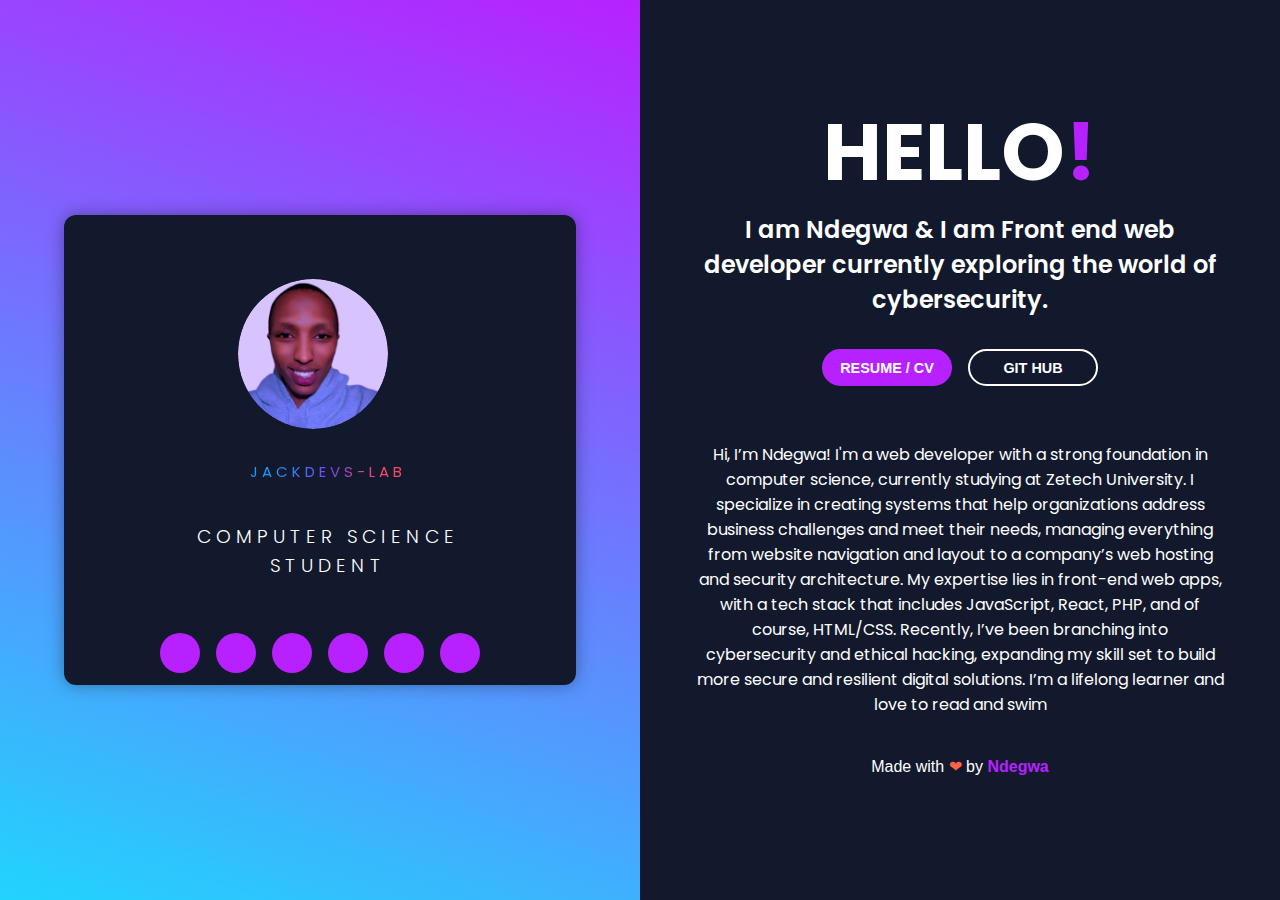
<file: pages/about.html>
<!DOCTYPE html>
<html>
  <head>
    <meta charset="utf-8">
    <meta http-equiv="X-UA-Compatible" content="IE=edge">
    <link rel="icon" href="../img/fav.png" sizes="32x32" />
    <title>About Me Profile card || jackdevs-lab</title>
    <meta name="viewport" content="width=device-width, initial-scale=1">
    <link rel="stylesheet" href="../css/about.css">
    <link rel="stylesheet" href="../css/loyaut.css">
    <link rel="stylesheet" href="https://cdnjs.cloudflare.com/ajax/libs/font-awesome/5.15.1/css/all.min.css" integrity="sha512-+4zCK9k+qNFUR5X+cKL9EIR+ZOhtIloNl9GIKS57V1MyNsYpYcUrUeQc9vNfzsWfV28IaLL3i96P9sdNyeRssA==" crossorigin="anonymous" />
  </head>
  <body>
   
    <div class = "about-wrapper">
      
      <div class = "about-left">
        
        <div class = "about-left-content">
          <div>
            <div class = "shadow">
              <div class = "about-img">
                <img src = "ME.png" alt = "about image">
              </div>
            </div>

            <span class="title">jackdevs-lab  </span>
            <h3>COMPUTER SCIENCE STUDENT</h3>
          </div>

          <ul class = "icons">
            <li><i onclick="location.href='https://www.facebook.com/jack.jnr.355/';" class = "fab fa-facebook-f"></i></li>
            <li><i onclick="location.href='https://x.com/home;'" class = "fab fa-twitter"></i></li>
            <li><i onclick="location.href='https://www.linkedin.com/in/jackson-ndegwa-024532268/';" class = "fab fa-linkedin"></i></li>
            <li><i onclick="location.href='https://www.instagram.com/ndegwer_jack/';" class = "fab fa-instagram"></i></li>
            <li><i onclick="location.href='https://github.com/jackdevs-lab';" class = "fab fa-github"></i></li>
            <li><i onclick="location.href='tel:+254797661210';" class = "fab fa-whatsapp"></i></li>
            
          </ul>
        </div>
      
      </div>

      <div class = "about-right">
        <h1>Hello<span>!</span></h1>
        <h2> I am Ndegwa & I am  Front end web developer currently exploring the world of cybersecurity.</h2>
        <div class = "about-btns">
          <button onclick="location.href = 'resume.html'" type = "button" class = "btn btn-pink">resume / CV</button>
          <button  onclick="location.href='https://github.com/jackdevs-lab';" type = "button" class = "btn btn-white">Git hub</button>
        </div>

        <div class = "about-para">
         <p>Hi, I’m Ndegwa! I'm a web developer with a strong foundation in computer science, currently studying at Zetech University. I specialize in creating systems that help organizations address business challenges and meet their needs, managing everything from website navigation and layout to a company’s web hosting and security architecture. My expertise lies in front-end web apps, with a tech stack that includes JavaScript, React, PHP, and of course, HTML/CSS. Recently, I’ve been branching into cybersecurity and ethical hacking, expanding my skill set to build more secure and resilient digital solutions.
          I’m a lifelong learner and love to read and  swim </p> 
        </div>
        <div class="credit">Made with <span style="color:tomato">❤</span> by <a href="https://github.com/jackdevs-lab">Ndegwa</a></div>
      </div>
    </div>
  </body>
</html>
</file>
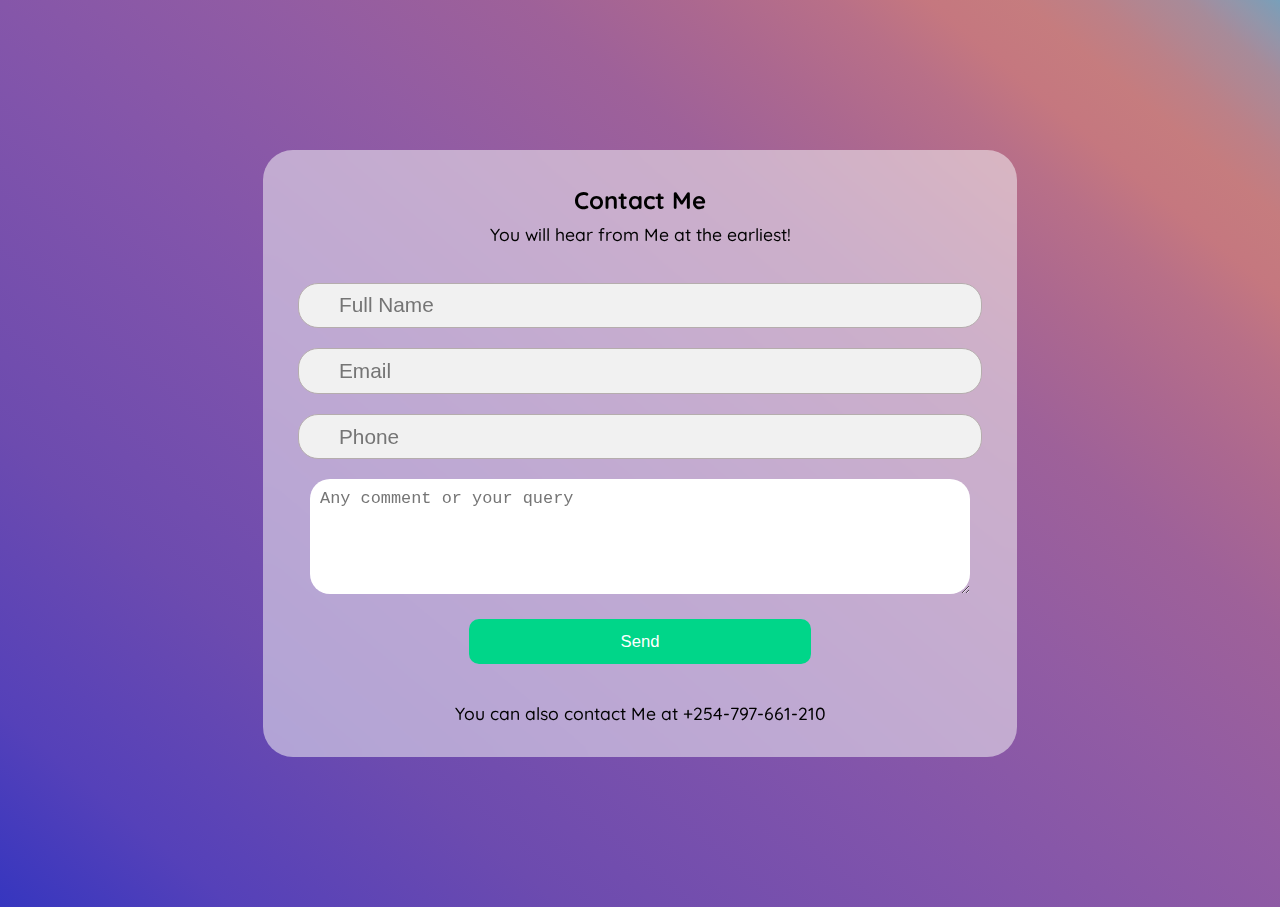
<file: pages/contact.html>
<!-- codewithedison -->

<!doctype html>
<html>
    <head>
        <meta charset="UTF-8">
        <meta http-equiv="X-UA-Compatible" content="IE=edge">
        <link rel="icon" href="../img/fav.png" sizes="32x32" />
        <meta name="viewport" content="width=device-width, initial-scale=1.0">
        <title>contact| jackdevs-lab</title>
        <link rel="stylesheet" href="../css/contact.css">

    
        </head>
    <body>
        <div class="formBox">
            <h2>Contact Me</h2>
            <p>You will hear from Me at the earliest!</p>
            <form 
            action="mailto:jackjunior807@gmail.com"
            onsubmit="return contactme()"
            name="contact"
            method="post">
                <div class="nameInp">
                    <i class="fa fa-user icon"></i>
                    <input type="text" placeholder="Full Name" name="name" id="name">
    
                </div>
                <div class="mailInp">
                    <i class="fa fa-envelope"></i>
                    <input type="email" name="mail" id="mail" placeholder="Email">
                </div>
                <div class="phoneInp">
                    <i class="fa-solid fa-phone"></i>
                    <input type="number" name="phone" id="phone" placeholder="Phone" min="100000" max="9999999999">
                </div>
                <div class="queryInp">
                    <textarea name="query" id="query" cols="30" rows="5"
                        placeholder="Any comment or your query"></textarea>
                </div>
                <div class="submitBtn">
                    <button  onclick="contactme()">Send</button>
                </div>
            </form>
            <p class="extra">You can also contact Me at +254-797-661-210</p>
        </div>
        
    </body>
</html>
</file>
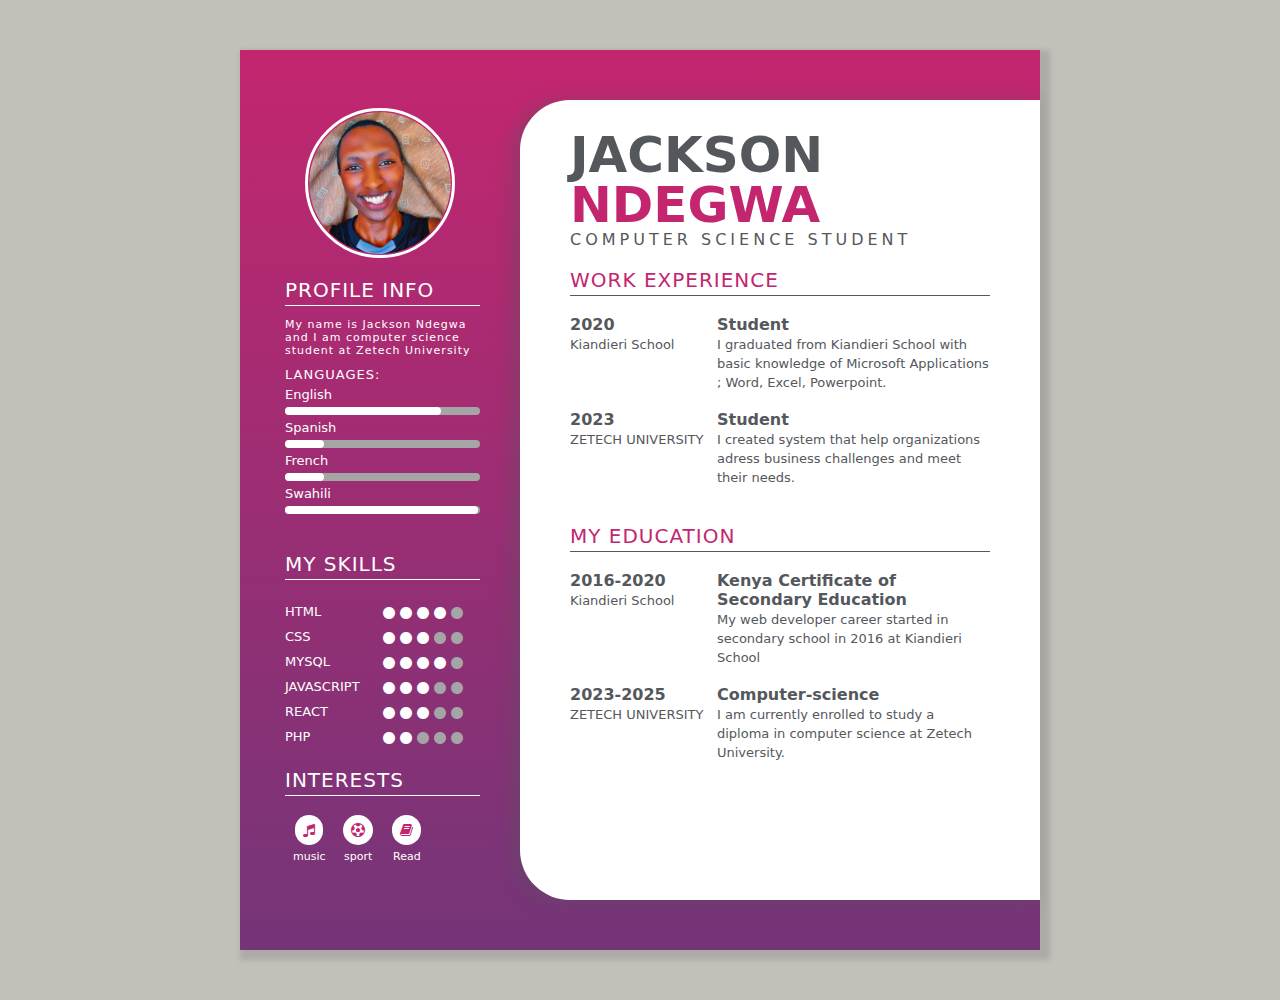
<file: pages/resume.html>
<!DOCTYPE html>
<html>
<head>
	<meta charset="utf-8">
	<meta name="viewport" content="width=device-width, initial-scale=1">
	<link rel="icon" href="../img/fav.png" sizes="32x32" />
	<title>Resume |jackdevs-lab</title>
	<link rel="stylesheet" type="text/css" href="../css/resume.css">
	<!-- GOOGLE FONT AWESOME ICON -->
	<link rel="stylesheet" href="https://cdnjs.cloudflare.com/ajax/libs/font-awesome/4.7.0/css/font-awesome.min.css">
</head>
<body>

<div class="resume-main">
	<div class="left-box">
		<br><br>
		<div class="profile">
			<img src="resume.png">
		</div>
		<div class="content-box">
		<h2>Profile Info</h2>
		<hr class="hr1">
		<p class="p1">My name is Jackson Ndegwa and I am computer science student at Zetech University </p>

		<h3>Languages:</h3>
		<p class="p2">English</p>
		<div id="progress"></div>
		<p class="p2">Spanish</p>
		<div id="progress1"></div>
		<p class="p2">French</p>
		<div id="progress1"></div>
        <p class="p2">Swahili</p>
		<div id="progress2"></div>

		<br><br>
		<h2>My Skills</h2>
		<hr class="hr1">
		<br>
		<div class="col-div-6"><p class="p2">HTML</p></div>
		<div class="col-div-6">
			<i class="fa fa-circle circle"></i>
			<i class="fa fa-circle circle"></i>
			<i class="fa fa-circle circle"></i>
			<i class="fa fa-circle circle"></i>
			<i class="fa fa-circle circle1"></i>
		</div>
			<div class="clearfix"></div>
		<div class="col-div-6"><p class="p2">CSS</div>
		<div class="col-div-6">
			<i class="fa fa-circle circle"></i>
			<i class="fa fa-circle circle"></i>
			<i class="fa fa-circle circle"></i>
			<i class="fa fa-circle circle1"></i>
			<i class="fa fa-circle circle1"></i>
		</div>
			<div class="clearfix"></div>
		<div class="col-div-6"><p class="p2">MYSQL</p></div>
		<div class="col-div-6">
			<i class="fa fa-circle circle"></i>
			<i class="fa fa-circle circle"></i>
			<i class="fa fa-circle circle"></i>
			<i class="fa fa-circle circle"></i>
			<i class="fa fa-circle circle1"></i>
		</div>
			<div class="clearfix"></div>
		<div class="col-div-6"><p class="p2">JAVASCRIPT</p></div>
		<div class="col-div-6">
			<i class="fa fa-circle circle"></i>
			<i class="fa fa-circle circle"></i>
			<i class="fa fa-circle circle"></i>
			<i class="fa fa-circle circle1"></i>
			<i class="fa fa-circle circle1"></i>
		</div>
		<div class="clearfix"></div>
		<div class="col-div-6"><p class="p2">REACT</p></div>
		<div class="col-div-6">
			<i class="fa fa-circle circle"></i>
			<i class="fa fa-circle circle"></i>
			<i class="fa fa-circle circle"></i>
			<i class="fa fa-circle circle1"></i>
			<i class="fa fa-circle circle1"></i>
		</div>
		<div class="clearfix"></div>
		<div class="col-div-6"><p class="p2">PHP</p></div>
		<div class="col-div-6">
			<i class="fa fa-circle circle"></i>
			<i class="fa fa-circle circle"></i>
			<i class="fa fa-circle circle1"></i>
			<i class="fa fa-circle circle1"></i>
			<i class="fa fa-circle circle1"></i>
		</div>
			<div class="clearfix"></div>
			<br>
			<h2>interests</h2>
			<hr class="hr1">
			<br>
			<div class="col-div-3 col3">
				<i class=" fa fa-music in"></i>
				<span class="inp">music</span>
			</div>
			<div class="col-div-3 col3">
				<i class="fa fa-futbol-o in"></i>
				<span class="inp">sport</span>
			</div>
			<!-- <div class="col-div-3 col3">
				<i class="fa fa-futbol-o in"></i>
				<span class="inp">Basketball</span>
			</div> -->
			<div class="col-div-3 col3">
				<i class="fa fa-book in"></i>
				<span class="inp">Read</span>
			</div>
		</div>
	</div>

	<div class="right-box">
		<h1>
			Jackson<br>
			<span>Ndegwa</span>
		</h1>
		<p class="p3">COMPUTER SCIENCE STUDENT</p>

		<br>	
		<h2 class="heading">Work Experience</h2>
		<hr class="hr2">
		<br>
		<div class="col-div-4">
			<p class="p5">2020</p>
			<span class="span1">Kiandieri School</span>
		</div>
		<div class="col-div-8">
			<p class="p5">Student</p>
			<span class="span1">I graduated from Kiandieri School with basic knowledge of Microsoft Applications ; Word, Excel, Powerpoint.</span>
		</div>
		<div class="clearfix"></div>
		<br>
		<div class="col-div-4">
			<p class="p5">2023</p>
			<span class="span1">ZETECH UNIVERSITY</span>
		</div>
		<div class="col-div-8">
			<p class="p5">Student</p>
			<span class="span1">I created system that help organizations adress business challenges and 
                meet their needs.</span>
		</div>
		
		<div class="clearfix"></div>
		<br>
		<!-- <div class="col-div-4">
			<p class="p5">2023</p>
			<span class="span1">Company Name</span>
		</div>
		<div class="col-div-8">
			<p class="p5">Web Designer</p>
			<span class="span1">Lorem Ipsum is simply dummy text of the printing and typesetting industry.</span>
		</div>
		<div class="clearfix"></div> -->

		<br>	
		<h2 class="heading">My Education</h2>
		<hr class="hr2">
		<br>
		<div class="col-div-4">
			<p class="p5">2016-2020</p>
			<span class="span1">Kiandieri School</span>
		</div>
		<div class="col-div-8">
			<p class="p5">Kenya Certificate of Secondary Education</p>
			<span class="span1">My web developer career started in secondary school in 2016 at Kiandieri School</span>
		</div>
		<div class="clearfix"></div>
		<br>
		<div class="col-div-4">
			<p class="p5">2023-2025</p>
			<span class="span1">ZETECH UNIVERSITY</span>
		</div>
		<div class="col-div-8">
			<p class="p5"> Computer-science</p>
			<span class="span1">I am currently enrolled to study  a diploma in computer science at Zetech University.</span>
		</div>
		<div class="clearfix"></div>
	</div>
	<div class="clearfix"></div>

</div>

</body>
</html>
</file>
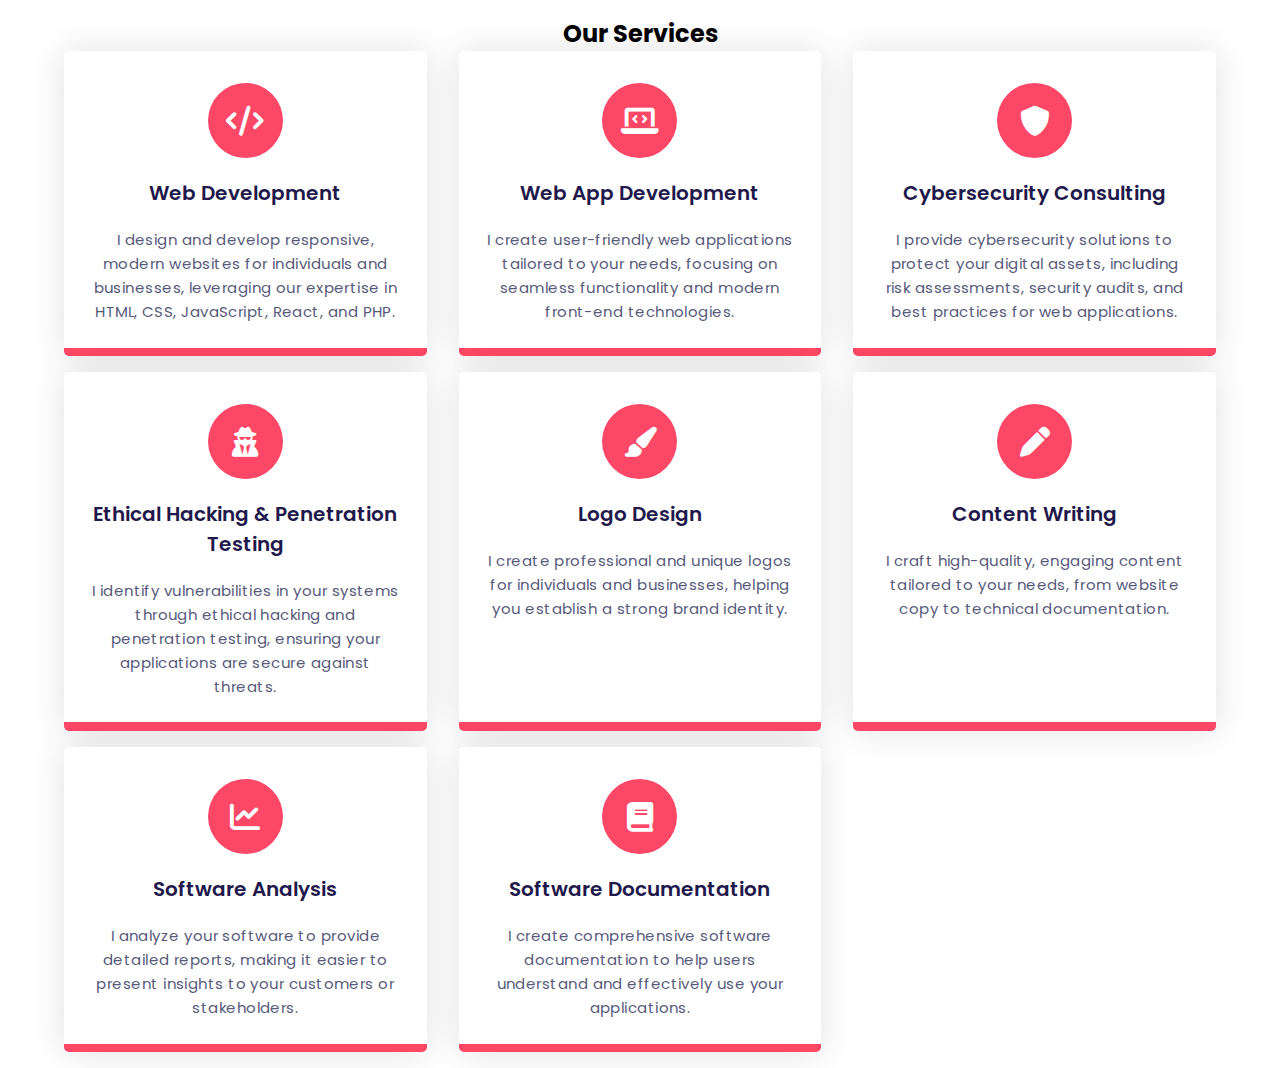
<file: pages/service.html>
<!DOCTYPE html>
<html lang="en">
  <head>
    <meta name="viewport" content="width=device-width, initial-scale=1.0" />
    <link rel="icon" href="../img/fav.png" sizes="32x32" />
    <title>Responsive Services Section</title>
    <!-- Font Awesome CDN -->
    <link
      rel="stylesheet"
      href="https://cdnjs.cloudflare.com/ajax/libs/font-awesome/6.0.0-beta3/css/all.min.css"
    />
    <!-- Google Font -->
    <link
      href="https://fonts.googleapis.com/css2?family=Poppins:wght@400;500;600&display=swap"
      rel="stylesheet"
    />
    <!-- Stylesheet -->
    <link rel="stylesheet" href="../css/services.css" />
  </head>
  <body>
    <section>
      <div class="row">
        <h2 class="section-heading">Our Services</h2>
      </div>
      <div class="row">
        <div class="column">
          <div class="card">
            <div class="icon-wrapper">
              <i class="fas fa-code"></i>
            </div>
            <h3>Web Development</h3>
            <p>
              I design and develop responsive, modern websites for individuals and businesses, leveraging our expertise in HTML, CSS, JavaScript, React, and PHP.
            </p>
          </div>
        </div>
        <div class="column">
          <div class="card">
            <div class="icon-wrapper">
              <i class="fas fa-laptop-code"></i>
            </div>
            <h3>Web App Development</h3>
            <p>
              I create user-friendly web applications tailored to your needs, focusing on seamless functionality and modern front-end technologies.
            </p>
          </div>
        </div>
        <div class="column">
          <div class="card">
            <div class="icon-wrapper">
              <i class="fas fa-shield-alt"></i>
            </div>
            <h3>Cybersecurity Consulting</h3>
            <p>
              I provide cybersecurity solutions to protect your digital assets, including risk assessments, security audits, and best practices for web applications.
            </p>
          </div>
        </div>
        <div class="column">
          <div class="card">
            <div class="icon-wrapper">
              <i class="fas fa-user-secret"></i>
            </div>
            <h3>Ethical Hacking & Penetration Testing</h3>
            <p>
              I identify vulnerabilities in your systems through ethical hacking and penetration testing, ensuring your applications are secure against threats.
            </p>
          </div>
        </div>
        <div class="column">
          <div class="card">
            <div class="icon-wrapper">
              <i class="fas fa-paint-brush"></i>
            </div>
            <h3>Logo Design</h3>
            <p>
              I create professional and unique logos for individuals and businesses, helping you establish a strong brand identity.
            </p>
          </div>
        </div>
        <div class="column">
          <div class="card">
            <div class="icon-wrapper">
              <i class="fas fa-pen"></i>
            </div>
            <h3>Content Writing</h3>
            <p>
              I craft high-quality, engaging content tailored to your needs, from website copy to technical documentation.
            </p>
          </div>
        </div>
        <div class="column">
          <div class="card">
            <div class="icon-wrapper">
              <i class="fas fa-chart-line"></i>
            </div>
            <h3>Software Analysis</h3>
            <p>
              I analyze your software to provide detailed reports, making it easier to present insights to your customers or stakeholders.
            </p>
          </div>
        </div>
        <div class="column">
          <div class="card">
            <div class="icon-wrapper">
              <i class="fas fa-book"></i>
            </div>
            <h3>Software Documentation</h3>
            <p>
              I create comprehensive software documentation to help users understand and effectively use your applications.
            </p>
          </div>
        </div>
      </div>
    </section>
  </body>
</html>
</file>
<file: css/about.css>
@import url('https://fonts.googleapis.com/css2?family=Poppins:wght@200;300;400;500;600;700;800&display=swap');

* {
  padding: 0;
  margin: 0;
  box-sizing: border-box;
}

body {
  font-family: 'Poppins', sans-serif;
}

.about-wrapper {
  min-height: 100vh;
  display: flex;
  flex-direction: column;
}

.about-left {
  background-color: #21D4FD;
  background-image: linear-gradient(19deg, #21D4FD 0%, #B721FF 100%);
  display: flex;
  flex-direction: column;
  align-items: center;
  justify-content: center;
  min-height: 100vh;
  color: #fff;
}

.about-left-content > div {
  background: #12192c;
  padding: 4rem 4rem 2.5rem 5rem;
  text-align: center;
  border-radius: 12px 12px 0 0;
}

.about-left-content {
  box-shadow: 0px 0px 18px -1px rgba(0, 0, 0, 0.39);
  -webkit-box-shadow: 0px 0px 18px -1px rgba(0, 0, 0, 0.39);
  -moz-box-shadow: 0px 0px 18px -1px rgba(0, 0, 0, 0.39);
  border-radius: 12px;
  width: 80%;
}

.about-img {
  width: 150px;
  height: 150px; /* Equal width and height for a perfect circle */
  overflow: hidden;
  border-radius: 50%;
  transition: all 0.5s ease-in-out;
}

.about-img img {
  display: block;
  width: 100%;
  height: 100%; /* Ensure the image fills the container */
  border-radius: 50%;
  object-fit: cover; /* Scale the image to cover the container without distortion */
}

.shadow {
  margin-left: auto;
  margin-right: auto;
  border-radius: 50%;
  width: 180px; /* Slightly larger than .about-img for shadow effect */
  height: 180px; /* Equal width and height for a circular shadow */
}

.about-left-content h2 {
  font-size: 2rem;
  margin: 2.2rem 0 0.6rem 0;
  line-height: 1.2;
  padding-bottom: 1rem;
  border-bottom: 2px solid #B721FF;
}

.about-left-content h3 {
  text-transform: uppercase;
  font-weight: 300;
  letter-spacing: 5px;
  margin-top: 1.2rem;
}

.icons {
  background: #12192c;
  display: flex;
  justify-content: center;
  padding: 0.8rem 0;
  border-radius: 0 0 12px 12px;
}

.icons li {
  list-style-type: none;
  background: #B721FF;
  color: #fff;
  width: 40px;
  height: 40px;
  margin: 0 0.5rem;
  border-radius: 50%;
  display: flex;
  justify-content: center;
  align-items: center;
  font-size: 1.2rem;
  cursor: pointer;
  transition: all 0.5s ease-in-out;
}

.icons li:hover {
  background: #edffec;
  color: #000;
}

.about-right {
  background: #12192c;
  display: flex;
  flex-direction: column;
  align-items: center;
  padding: 2rem 3rem;
  text-align: center;
  color: #fff;
}

.about-right h1 {
  font-size: 5rem;
  text-transform: uppercase;
}

.about-right h1 span {
  color: #B721FF;
}

.about-right h2 {
  font-weight: 600;
}

.about-btns {
  display: flex;
  margin: 2rem 0;
}

.btn {
  border: none;
  font-size: 0.9rem;
  text-transform: uppercase;
  border: 2px solid #fff;
  border-radius: 20px;
  padding: 0.55rem 0;
  width: 130px;
  font-weight: 600;
  background: transparent;
  margin: 0 0.5rem;
  cursor: pointer;
  color: #fff;
}

.btn.btn-pink {
  background: #B721FF;
  color: #fff;
  border-color: #B721FF;
  transition: all 0.5s ease-in-out;
}

.btn.btn-pink:hover {
  background: transparent;
  border-color: #fff;
  color: #fff;
}

.btn.btn-white {
  transition: all 0.5s ease-in-out;
}

.btn.btn-white:hover {
  background: #B721FF;
  border-color: #B721FF;
  color: #fff;
}

.about-para {
  margin: 1rem 0; /* Add spacing above and below the paragraph */
}

.about-para p {
  font-weight: 400; /* Improve readability */
  padding: 0.5rem;
  opacity: 1; /* Improve visibility */
  font-size: 1rem; /* Ensure the text is readable */
}

.credit {
  text-align: center;
  color: #fff;
  font-family: 'Trebuchet MS', 'Lucida Sans Unicode', 'Lucida Grande', 'Lucida Sans', Arial, sans-serif;
  margin-top: 1rem;
  margin-bottom: 2rem; /* Add space at the bottom */
}

.credit a {
  text-decoration: none;
  color: #B721FF;
  font-weight: bold;
}

.title {
  color: #0a0a0a;
  font-size: 15px;
  text-transform: uppercase;
  letter-spacing: 4px;
  display: inline-block;
  margin-bottom: 20px;
  background: linear-gradient(
    120deg,
    #1c99fe 20.69%,
    #7644ff 50.19%,
    #fd4766 79.69%
  );
  -webkit-background-clip: text;
  -webkit-text-fill-color: transparent;
}

@media screen and (min-width: 992px) {
  .about-wrapper {
    display: grid;
    grid-template-columns: 1fr 1fr;
    min-height: 100vh;
  }

  .about-left {
    position: relative;
  }

  .about-left-content {
    position: absolute;
    width: 80%;
  }

  .about-right {
    justify-content: center; /* Center content vertically on larger screens */
  }
}

@media screen and (max-width: 768px) {
  .about-right {
    padding: 1rem 2rem;
  }

  .about-right h1 {
    font-size: 3rem;
  }

  .about-right h2 {
    font-size: 1.2rem;
  }

  .about-left-content > div {
    padding: 2rem 2rem 1.5rem 2rem; /* Reduce padding on smaller screens */
  }
}
</file>
<file: css/loyaut.css>
.nav {
    height: ;
    display: inline-block;
    justify-content: left;
    padding: 10px 0px;
    margin-top: 0px;
    font-size: 20px;
  }
  
  .nav ul li {
    list-style: none;
    display: inline-block;
    padding: 10px 20px;
  }
  .nav ul li a {
    text-decoration: none;
    color: #1d1d24;
    position: relative;
    padding: 5px 0;
  }
  .nav ul li a:hover {
    color: #fd4766;
  }
  .nav ul li a:after {
    content: "";
    position: absolute;
    left: 0;
    width: 0;
    height: 3px;
    background: #fd4766;
    transition: 0.3s;
    bottom: 0;
  }
  .nav ul li a:hover:after {
    width: 100%;
  }
</file>
<file: css/contact.css>
@import url('https://fonts.googleapis.com/css2?family=Quicksand:wght@300;400;500;600&display=swap');

            body {
                background-image: linear-gradient(40deg,
                        hsl(240deg 56% 48%) 0%,
                        hsl(250deg 48% 49%) 10%,
                        hsl(260deg 40% 49%) 24%,
                        hsl(271deg 34% 50%) 42%,
                        hsl(285deg 28% 50%) 57%,
                        hsl(305deg 24% 50%) 68%,
                        hsl(325deg 29% 54%) 75%,
                        hsl(340deg 34% 58%) 81%,
                        hsl(354deg 40% 62%) 85%,
                        hsl(358deg 39% 63%) 89%,
                        hsl(353deg 31% 62%) 92%,
                        hsl(345deg 22% 61%) 94%,
                        hsl(330deg 14% 60%) 96%,
                        hsl(284deg 9% 60%) 97%,
                        hsl(232deg 12% 62%) 98%,
                        hsl(212deg 22% 61%) 99%,
                        hsl(204deg 32% 60%) 100%,
                        hsl(200deg 41% 58%) 100%);
                background-repeat: no-repeat;
                height: 99vh;
                overflow-y: hidden;
                display: flex;
                justify-content: center;
                align-items: center;
                font-family: 'Quicksand', sans-serif;
            }

            .formBox {
                padding: 15px;
                text-align: center;
                min-height: 50vh;
                min-width: 50vw;
                display: flex;
                flex-direction: column;
                background: #f8f8f885;
                border-radius: 30px;
                backdrop-filter: blur(10px);

            }

            h2 {
                margin-bottom: -10px;
            }

            p {
                font-weight: 500;
                font-size: 1.1em;
            }

            form {
                padding: 10px;
            }

            form>div {
                padding: 10px;
                position: relative;
                font-size: 1.3em;
            }

            form>div i {
                position: absolute;
                top: 22px;
                margin-left: 10px;
                opacity: 0.6;
            }

            form>div input {
                height: 2em;
                width: 70vw;
                padding-left: 40px;
                font-size: 1em;
                border-radius: 20px;
                outline: none;
                border: 1px solid #b5adad;
                background-color: #f1f1f1;
            }

            div>input:focus {
                border: 1px solid #6f6a6a;

            }

            form>div:hover>i {

                opacity: 1;
                transition: opacity 1s;
            }

            textarea {
                border: none;
                width: 70vw;
                border-radius: 20px;
                padding: 10px;
                outline: none;
                font-size: 1em;
            }

            button {
                width: 50%;
                height: 5vh;
                color: #ffffff;
                background: #00d689;
                outline: none;
                border: none;
                border-radius: 10px;
                cursor: pointer;
                font-size: 0.8em;
            }

            @media screen and (min-width:900px) {
                form>div input {
                    width: 50vw;
                }

                textarea {
                    width: 50vw;
                }
}
</file>
<file: css/resume.css>
:root{
	--background: #c3c0ba;
	--white: #fff;
	--one: #c3266f;
	--two: #743578;
	--black: #54585d;
	--process: #a5a5a5;
}
*{
	margin:0px; 
	padding:0px;
	 box-sizing: border-box;
	  font-family: system-ui;
	}
body{
	background: var(--background);
}
.col-div-3{
	width: 25%; 
	float: left;
}
.col-div-7{
	width: 75%;
	 float: left;
	}
.col-div-4{
	width: 35%; 
	float: left;
}
.col-div-8{
	width: 65%;
	 float: left;
	}
.col-div-6{
	width: 50%; 
	float: left; 
	position: relative;
}
.clearfix{
	clear: both;
}
.resume-main{
	width: 800px; 
	height: auto; 
	background: linear-gradient(var(--one), var(--two));
	margin: 50px auto;
	box-shadow:5px 5px 5px 5px #54585d33;
}
.left-box{
	width: 35%;
	 float: left; 
	 height: auto;}
.right-box{
	width: 65%; 
	float: left; 
	background-color: var(--white);
	 height: 800px;
	margin: 50px 0px; 
	border-radius: 50px 0px 0px 50px;
	 padding:30px 50px;
	box-shadow: -7px 2px 15px 2px #54585d52;
}
.profile {
	width: 150px; /* Equal width and height for a perfect circle */
	height: 150px;
	border: 3px solid var(--white);
	padding: 1px;
	border-radius: 50%;
	margin: 20px auto;
	overflow: hidden; /* Clips any overflow to maintain the circular shape */
  }
  .profile img {
	width: 100%;
	height: 100%; /* Ensures the image fills the container */
	border-radius: 50%;
	object-fit: cover; /* Scales the image to cover the container without distortion */
	display: block; /* Removes any default inline spacing */
  }
.content-box{ 
	   padding: 0px 40px 0px 45px;
	}
.content-box h2{
	text-transform: uppercase;
	font-weight: 500;color: var(--white); 
	letter-spacing: 1px; font-size: 20px;
}
.hr1{
	border: none; 
	height: 1px; background: var(--white);
	 margin-top: 3px;}
.p1{
	font-size: 11px;color: var(--white);
	letter-spacing: 1px;padding-top: 12px;
}
#progress {
	background: var(--process);
	border-radius: 13px;
	height: 8px;
	width: 100%;}
#progress:after {
    content: '';
    display: block;
    background: var(--white);
    width: 80%;
    height: 100%;
    border-radius: 9px;
}
#progress1 {
	background: var(--process);
	border-radius: 13px;
	height: 8px;width: 100%;
}
#progress1:after {
    content: '';
    display: block;
    background: var(--white);
    width: 20%;
    height: 100%;
    border-radius: 9px;
}
#progress2 {
	background: var(--process);
	border-radius: 13px;
	height: 8px;width: 100%;
}
#progress2:after {
    content: '';
    display: block;
    background: var(--white);
    width: 99%;
    height: 100%;
    border-radius: 9px;
}
.content-box h3{
	font-size: 13px;
	text-transform: uppercase;
	letter-spacing: 1px;padding-top: 10px;
    color: white;
	font-weight: 500;
}
.p2{
	font-size: 13px; 
	margin-bottom: 5px; margin-top: 5px;
	 color: var(--white);
	}
.circle{
	color:var(--white);
	 font-size: 14px!important; 
	margin-top: 7px;}
.circle1{
	color:var(--process); 
	font-size: 14px!important; 
	margin-top: 7px;}
.in{
	background:var(--white);
	color: var(--one);padding: 8px;
	border-radius: 20px; 
	font-size: 14px!important;
}
.inp{
	color: var(--white); 
	font-size: 11px;}
.col3{
	text-align: center;}
h1{
	font-size: 50px;
	 text-transform: uppercase;
	  color: var(--black); line-height: 50px;}
h1 span{
	color: var(--one);
}
.p3{
	
	letter-spacing: 4px;
	color: #54585d; 
	font-weight: 500;
}
.heading{
	text-transform: uppercase;
	font-weight: 500;color: var(--one); 
	letter-spacing: 1px;
	 font-size: 20px;
}
.hr2{
	border: none;
	 height: 1px; 
	 background: var(--black); 
	 margin-top: 3px;}
.p5{
	font-weight: 700;
	color: var(--black);}
.span1{
	font-size: 13px;
	color: var(--black);}
</file>
<file: css/services.css>
* {
    padding: 0;
    margin: 0;
    box-sizing: border-box;
    font-family: "Poppins", sans-serif;
  }
  section {
    height: 100vh;
    width: 100%;
    display: grid;
    place-items: center;
  }
  .row {
    display: flex;
    flex-wrap: wrap;
  }
  .column {
    width: 100%;
    padding: 0 1em 1em 1em;
    text-align: center;
  }
  .card {
    width: 100%;
    height: 100%;
    padding: 2em 1.5em;
    background: linear-gradient(#ffffff 50%,  #fd4766 50%);
    background-size: 100% 200%;
    background-position: 0 2.5%;
    border-radius: 5px;
    box-shadow: 0 0 35px rgba(0, 0, 0, 0.12);
    cursor: pointer;
    transition: 0.5s;
  }
  h3 {
    font-size: 20px;
    font-weight: 600;
    color: #1f194c;
    margin: 1em 0;
  }
  p {
    color: #575a7b;
    font-size: 15px;
    line-height: 1.6;
    letter-spacing: 0.03em;
  }
  .icon-wrapper {
    background-color:  #fd4766;
    position: relative;
    margin: auto;
    font-size: 30px;
    height: 2.5em;
    width: 2.5em;
    color: #ffffff;
    border-radius: 50%;
    display: grid;
    place-items: center;
    transition: 0.5s;
  }
  .card:hover {
    background-position: 0 100%;
  }
  .card:hover .icon-wrapper {
    background-color: #ffffff;
    color: #12192c;
  }
  .card:hover h3 {
    color: #ffffff;
  }
  .card:hover p {
    color: #f0f0f0;
  }
  @media screen and (min-width: 768px) {
    section {
      padding: 0 2em;
    }
    .column {
      flex: 0 50%;
      max-width: 50%;
    }
  }
  @media screen and (min-width: 992px) {
    section {
      padding: 1em 3em;
    }
    .column {
      flex: 0 0 33.33%;
      max-width: 33.33%;
    }
  }
</file>
